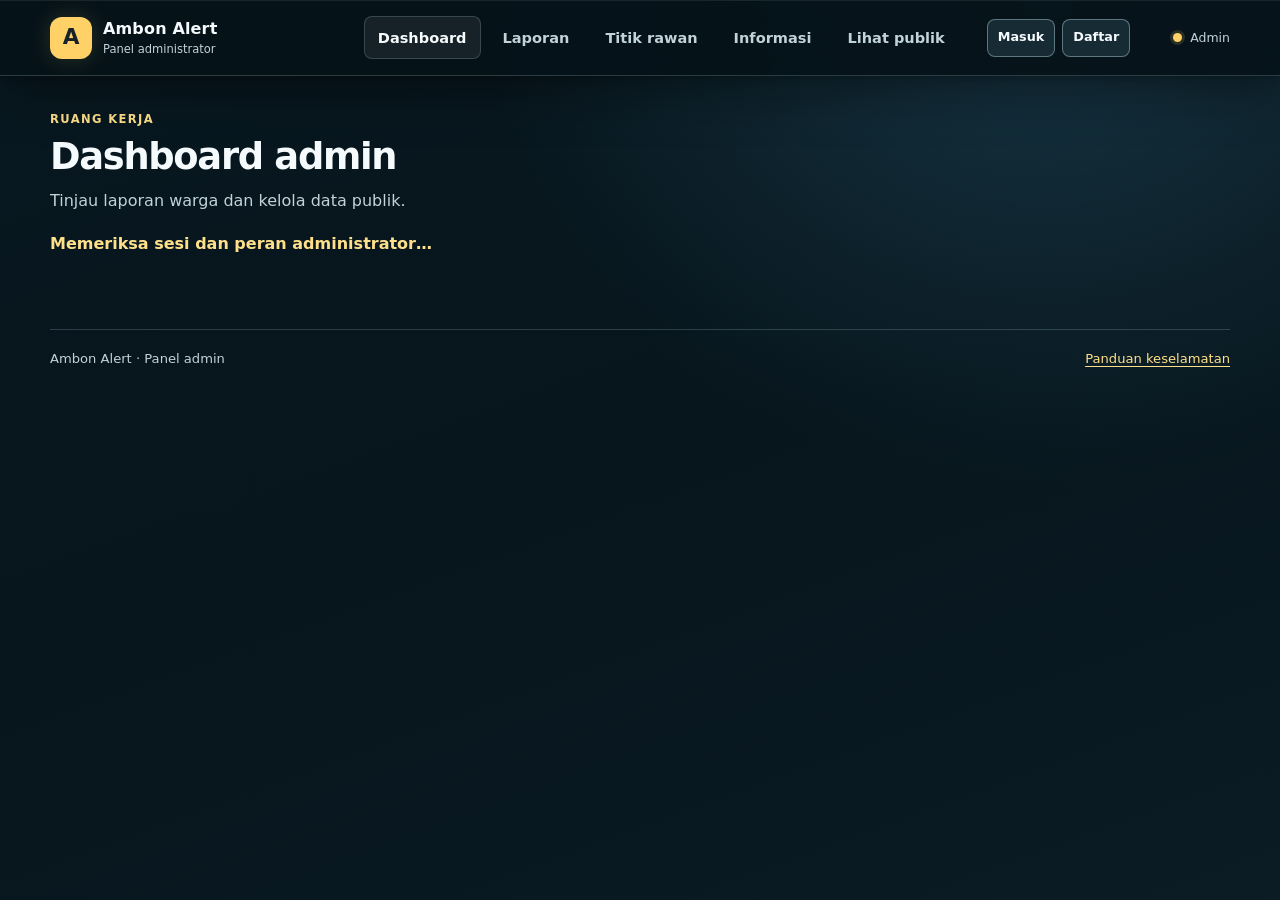
<file: admin/index.html>
<!doctype html>
<html lang="id">
<head>
  <meta charset="utf-8">
  <meta name="viewport" content="width=device-width, initial-scale=1">
  <meta name="theme-color" content="#07151c">
  <meta name="description" content="Dashboard administrator Ambon Alert.">
  <title>Dashboard Admin — Ambon Alert</title>
  <link rel="stylesheet" href="../css/style.css">
</head>
<body data-home-url="../index.html">
  <a class="skip-link" href="#main-content">Lewati ke konten utama</a>
  <header class="site-header glass">
    <a class="brand" href="index.html" aria-label="Dashboard admin Ambon Alert"><span class="brand-mark" aria-hidden="true">A</span><span class="brand-copy"><strong>Ambon Alert</strong><small>Panel administrator</small></span></a>
    <button class="menu-toggle" type="button" aria-expanded="false" aria-controls="primary-nav">Menu</button>
    <nav class="primary-nav admin-nav" id="primary-nav" aria-label="Navigasi administrator">
      <a class="nav-link is-active" href="index.html" aria-current="page">Dashboard</a>
      <a class="nav-link" href="laporan.html">Laporan</a>
      <a class="nav-link" href="titik-rawan.html">Titik rawan</a>
      <a class="nav-link" href="informasi.html">Informasi</a>
      <a class="nav-link" href="../index.html">Lihat publik</a>
    </nav>
    <div class="auth-actions" id="auth-actions">
      <a class="auth-link" href="../masuk.html" data-auth-guest>Masuk</a>
      <a class="auth-link" href="../daftar.html" data-auth-guest>Daftar</a>
      <a class="auth-link" href="../akun.html" data-auth-user hidden>Akun saya</a>
      <a class="auth-link" href="../riwayat.html" data-auth-user hidden>Riwayat</a>
      <button class="auth-link auth-logout" id="logout-button" type="button" hidden>Keluar</button>
      <span class="auth-ui-status" id="auth-ui-status" role="status" aria-live="polite"></span>
    </div>
    <span class="system-status"><span class="status-dot" aria-hidden="true"></span>Admin</span>
  </header>
  <main id="main-content" class="page-shell">
    <section class="page-heading"><div><p class="eyebrow">RUANG KERJA</p><h1>Dashboard admin</h1><p class="muted">Tinjau laporan warga dan kelola data publik.</p></div></section>
    <p class="form-feedback" id="admin-access-status" role="status" aria-live="polite">Memeriksa sesi dan peran administrator…</p>
    <div id="admin-app" hidden>
      <p class="form-feedback" id="dashboard-feedback" role="status" aria-live="polite">Memuat ringkasan…</p>
      <section class="admin-section" aria-labelledby="status-summary-heading">
        <h2 id="status-summary-heading">Laporan per status</h2>
        <div class="admin-stats-grid">
          <article class="stat-card glass"><p>Menunggu</p><strong id="count-menunggu">—</strong></article>
          <article class="stat-card glass"><p>Terverifikasi</p><strong id="count-terverifikasi">—</strong></article>
          <article class="stat-card glass"><p>Ditolak</p><strong id="count-ditolak">—</strong></article>
        </div>
      </section>
      <section class="admin-section" aria-labelledby="type-summary-heading">
        <h2 id="type-summary-heading">Laporan per jenis</h2>
        <div class="admin-stats-grid admin-stats-grid-two">
          <article class="stat-card glass"><p>Banjir</p><strong id="count-banjir">—</strong></article>
          <article class="stat-card glass"><p>Tanah longsor</p><strong id="count-longsor">—</strong></article>
        </div>
      </section>
      <section class="admin-section" aria-labelledby="recent-heading">
        <div class="admin-section-heading"><div><h2 id="recent-heading">Laporan terbaru yang menunggu</h2><p class="muted">Periksa informasi sebelum mengubah status.</p></div><a class="button button-secondary" href="laporan.html">Kelola laporan</a></div>
        <div class="admin-record-list" id="recent-pending-list"></div>
      </section>
      <section class="admin-section" aria-labelledby="citizen-accounts-heading">
        <div class="admin-section-heading"><div><h2 id="citizen-accounts-heading">Akun warga</h2><p class="muted">Daftar akun warga yang terdaftar.</p></div></div>
        <p class="form-feedback" id="accounts-feedback" role="status" aria-live="polite">Memuat akun warga…</p>
        <div class="admin-record-list" id="citizen-accounts-list"></div>
      </section>
    </div>
  </main>
  <footer class="site-footer"><p>Ambon Alert <span aria-hidden="true">·</span> Panel admin</p><a href="../panduan.html">Panduan keselamatan</a></footer>
  <script src="../js/config.js"></script><script src="../js/ui.js"></script>
  <script type="module" src="../js/auth-ui.js"></script><script type="module" src="../js/admin/dashboard.js"></script>
</body>
</html>
</file>
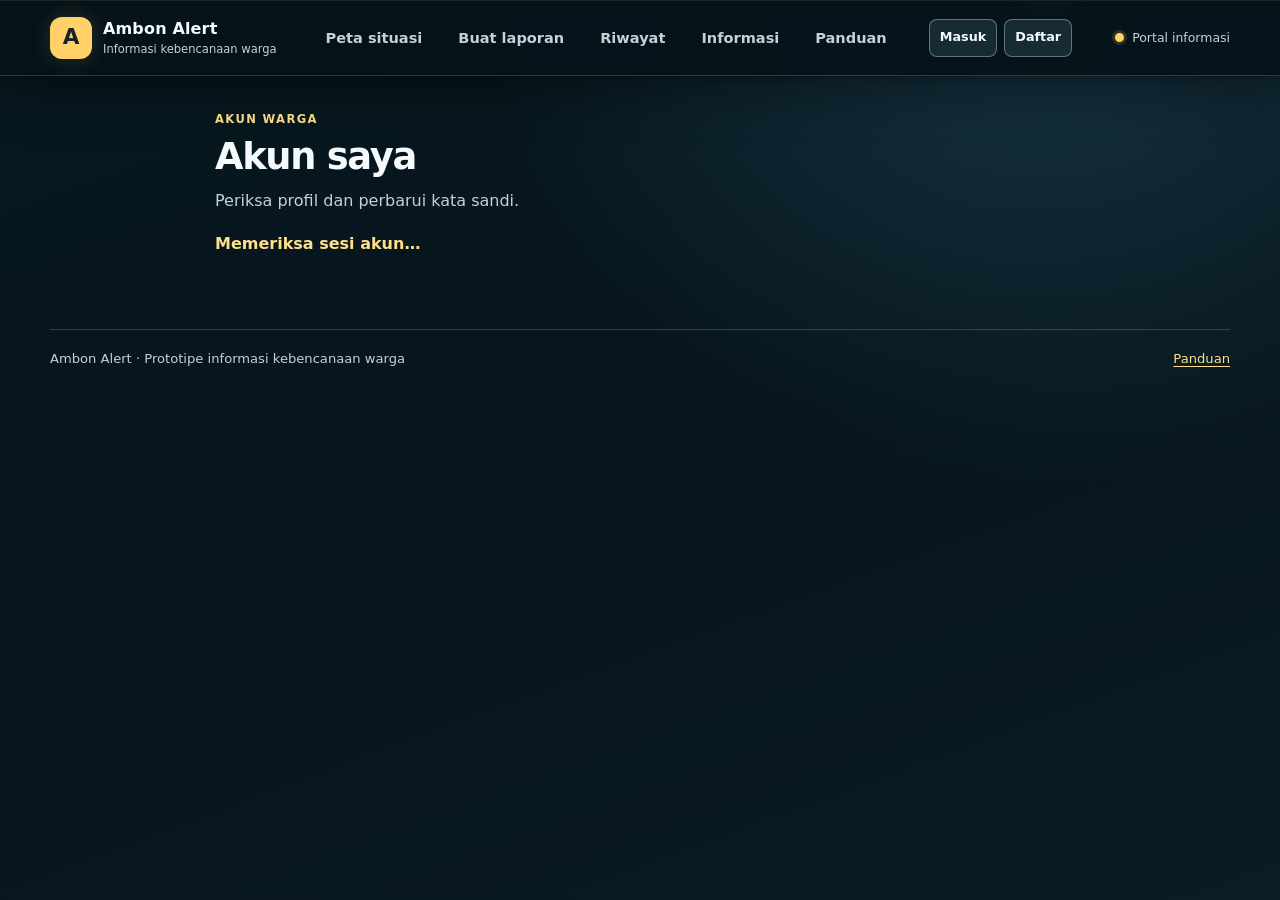
<file: akun.html>
<!doctype html>
<html lang="id">
<head>
  <meta charset="utf-8">
  <meta name="viewport" content="width=device-width, initial-scale=1">
  <meta name="theme-color" content="#07151c">
  <meta name="description" content="Informasi akun dan penggantian kata sandi Ambon Alert.">
  <title>Akun Saya — Ambon Alert</title>
  <link rel="stylesheet" href="css/style.css">
</head>
<body>
  <a class="skip-link" href="#main-content">Lewati ke konten utama</a>
  <header class="site-header glass">
    <a class="brand" href="index.html" aria-label="Ambon Alert, beranda"><span class="brand-mark" aria-hidden="true">A</span><span class="brand-copy"><strong>Ambon Alert</strong><small>Informasi kebencanaan warga</small></span></a>
    <button class="menu-toggle" type="button" aria-expanded="false" aria-controls="primary-nav">Menu</button>
    <nav class="primary-nav" id="primary-nav" aria-label="Navigasi utama">
      <a class="nav-link" href="index.html">Peta situasi</a><a class="nav-link" href="laporan.html">Buat laporan</a><a class="nav-link" href="riwayat.html">Riwayat</a><a class="nav-link" href="informasi.html">Informasi</a><a class="nav-link" href="panduan.html">Panduan</a>
    </nav>
    <div class="auth-actions" id="auth-actions">
      <a class="auth-link" href="masuk.html" data-auth-guest>Masuk</a><a class="auth-link" href="daftar.html" data-auth-guest>Daftar</a>
      <a class="auth-link" href="akun.html" data-auth-user hidden>Akun saya</a><a class="auth-link" href="riwayat.html" data-auth-user hidden>Riwayat</a>
      <button class="auth-link auth-logout" id="logout-button" type="button" hidden>Keluar</button><span class="auth-ui-status" id="auth-ui-status" role="status" aria-live="polite"></span>
    </div>
    <span class="system-status"><span class="status-dot" aria-hidden="true"></span>Portal informasi</span>
  </header>
  <main id="main-content" class="page-shell narrow-shell">
    <section class="page-heading"><div><p class="eyebrow">AKUN WARGA</p><h1>Akun saya</h1><p class="muted">Periksa profil dan perbarui kata sandi.</p></div></section>
    <p class="form-feedback" id="account-feedback" role="status" aria-live="polite">Memeriksa sesi akun…</p>
    <section class="content-card glass account-summary" id="account-summary" aria-labelledby="profile-heading" hidden>
      <h2 id="profile-heading">Profil</h2>
      <dl class="profile-list">
        <div><dt>Nama</dt><dd id="account-name">Memuat…</dd></div>
        <div><dt>Email</dt><dd id="account-email">Memuat…</dd></div>
        <div><dt>Peran</dt><dd id="account-role">Memuat…</dd></div>
      </dl>
    </section>
    <form class="form-card glass auth-form account-password-form" id="password-form" hidden>
      <h2>Ganti kata sandi</h2>
      <div class="field"><label for="new-password">Kata sandi baru <span aria-hidden="true">*</span></label><input id="new-password" name="password" type="password" minlength="8" autocomplete="new-password" required><small>Minimal 8 karakter.</small></div>
      <div class="field"><label for="confirm-password">Konfirmasi kata sandi <span aria-hidden="true">*</span></label><input id="confirm-password" name="confirmPassword" type="password" minlength="8" autocomplete="new-password" required></div>
      <div class="form-actions"><button class="button button-primary" type="submit">Perbarui kata sandi</button></div>
    </form>
  </main>
  <footer class="site-footer"><p>Ambon Alert <span aria-hidden="true">·</span> Prototipe informasi kebencanaan warga</p><a href="panduan.html">Panduan</a></footer>
  <script src="js/config.js"></script><script src="js/ui.js"></script>
  <script type="module" src="js/auth-ui.js"></script><script type="module" src="js/account.js"></script>
</body>
</html>
</file>
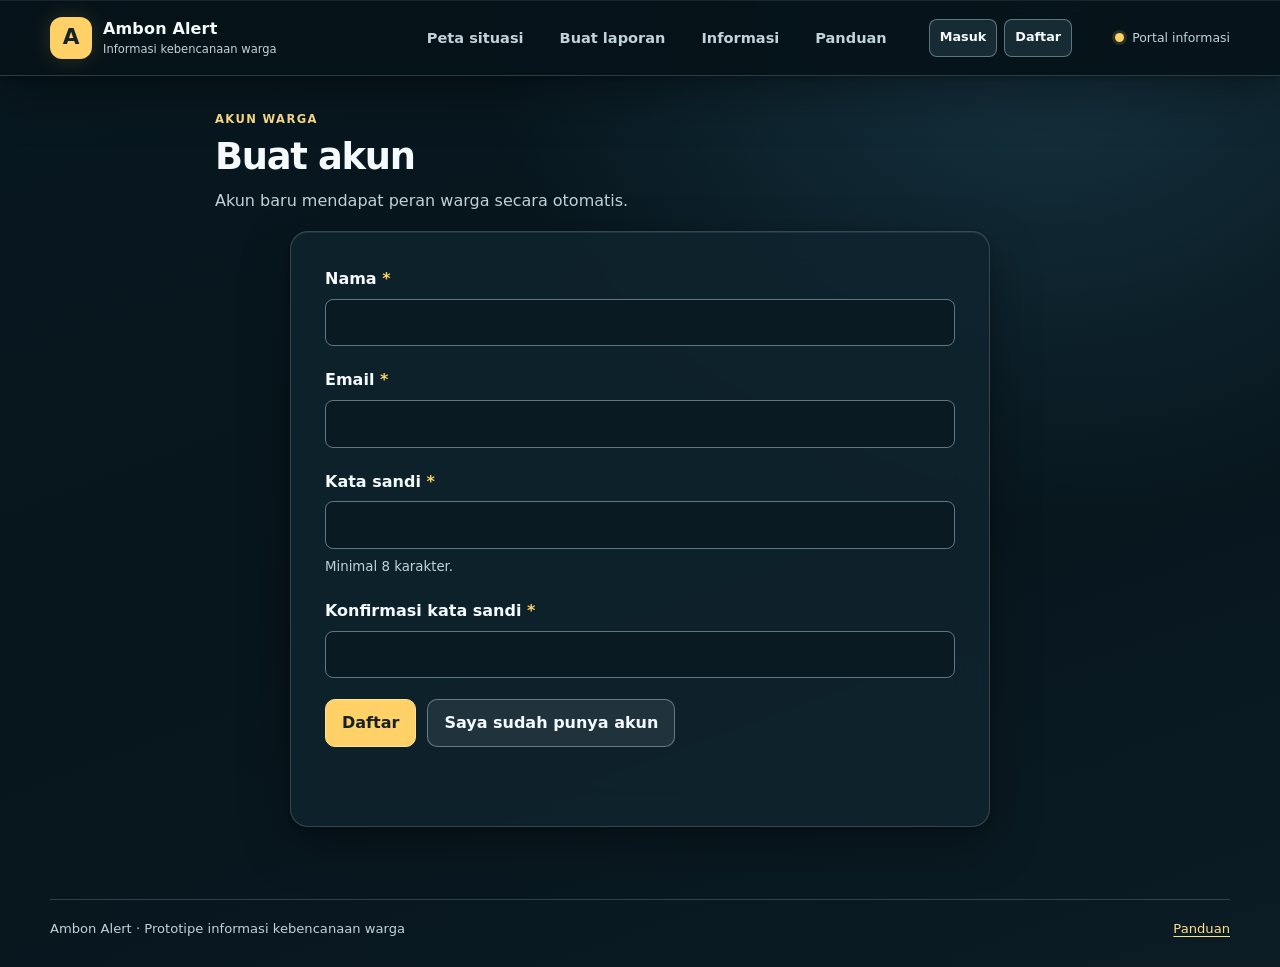
<file: daftar.html>
<!doctype html>
<html lang="id">
<head>
  <meta charset="utf-8">
  <meta name="viewport" content="width=device-width, initial-scale=1">
  <meta name="theme-color" content="#07151c">
  <meta name="description" content="Daftar akun warga Ambon Alert.">
  <title>Daftar — Ambon Alert</title>
  <link rel="stylesheet" href="css/style.css">
</head>
<body>
  <a class="skip-link" href="#main-content">Lewati ke konten utama</a>
  <header class="site-header glass">
    <a class="brand" href="index.html" aria-label="Ambon Alert, beranda"><span class="brand-mark" aria-hidden="true">A</span><span class="brand-copy"><strong>Ambon Alert</strong><small>Informasi kebencanaan warga</small></span></a>
    <button class="menu-toggle" type="button" aria-expanded="false" aria-controls="primary-nav">Menu</button>
    <nav class="primary-nav" id="primary-nav" aria-label="Navigasi utama">
      <a class="nav-link" href="index.html">Peta situasi</a><a class="nav-link" href="laporan.html">Buat laporan</a><a class="nav-link" href="informasi.html">Informasi</a><a class="nav-link" href="panduan.html">Panduan</a>
    </nav>
    <div class="auth-actions" id="auth-actions">
      <a class="auth-link" href="masuk.html" data-auth-guest>Masuk</a><a class="auth-link" href="daftar.html" data-auth-guest>Daftar</a>
      <a class="auth-link" href="akun.html" data-auth-user hidden>Akun saya</a><a class="auth-link" href="riwayat.html" data-auth-user hidden>Riwayat</a>
      <button class="auth-link auth-logout" id="logout-button" type="button" hidden>Keluar</button><span class="auth-ui-status" id="auth-ui-status" role="status" aria-live="polite"></span>
    </div>
    <span class="system-status"><span class="status-dot" aria-hidden="true"></span>Portal informasi</span>
  </header>
  <main id="main-content" class="page-shell narrow-shell">
    <section class="page-heading"><div><p class="eyebrow">AKUN WARGA</p><h1>Buat akun</h1><p class="muted">Akun baru mendapat peran warga secara otomatis.</p></div></section>
    <form class="form-card glass auth-form" id="register-form">
      <div class="field"><label for="register-name">Nama <span aria-hidden="true">*</span></label><input id="register-name" name="nama" type="text" maxlength="100" autocomplete="name" required></div>
      <div class="field"><label for="register-email">Email <span aria-hidden="true">*</span></label><input id="register-email" name="email" type="email" autocomplete="email" required></div>
      <div class="field"><label for="register-password">Kata sandi <span aria-hidden="true">*</span></label><input id="register-password" name="password" type="password" minlength="8" autocomplete="new-password" required><small>Minimal 8 karakter.</small></div>
      <div class="field"><label for="register-confirm">Konfirmasi kata sandi <span aria-hidden="true">*</span></label><input id="register-confirm" name="confirmPassword" type="password" minlength="8" autocomplete="new-password" required></div>
      <div class="form-actions"><button class="button button-primary" type="submit">Daftar</button><a class="button button-secondary" href="masuk.html">Saya sudah punya akun</a></div>
      <p class="form-feedback" id="auth-feedback" role="status" aria-live="polite"></p>
    </form>
  </main>
  <footer class="site-footer"><p>Ambon Alert <span aria-hidden="true">·</span> Prototipe informasi kebencanaan warga</p><a href="panduan.html">Panduan</a></footer>
  <script src="js/config.js"></script><script src="js/ui.js"></script>
  <script type="module" src="js/auth-ui.js"></script><script type="module" src="js/register.js"></script>
</body>
</html>
</file>
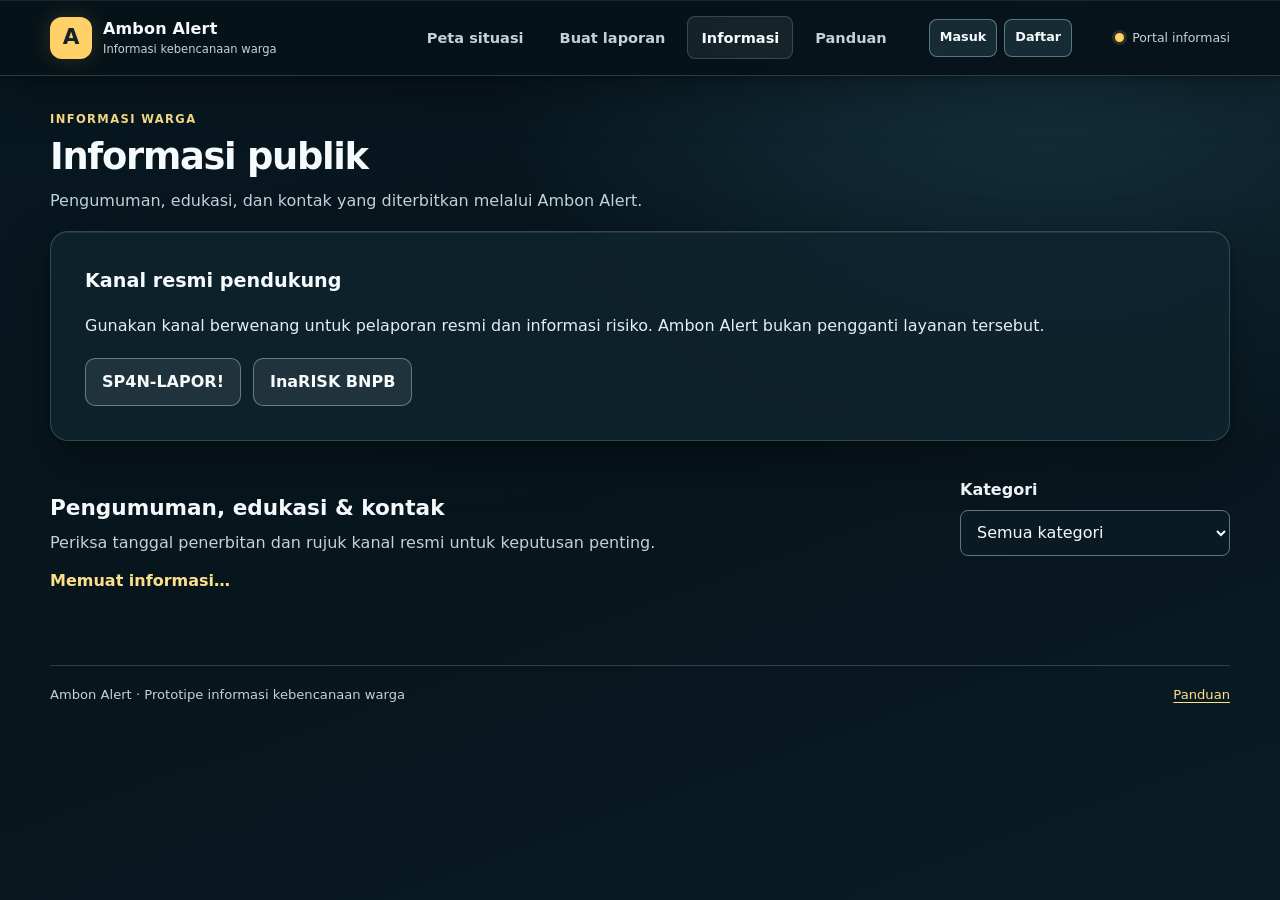
<file: informasi.html>
<!doctype html>
<html lang="id">
<head>
  <meta charset="utf-8">
  <meta name="viewport" content="width=device-width, initial-scale=1">
  <meta name="theme-color" content="#07151c">
  <meta name="description" content="Pengumuman dan informasi publik pendukung Ambon Alert.">
  <title>Informasi Publik — Ambon Alert</title>
  <link rel="stylesheet" href="css/style.css">
</head>
<body>
  <a class="skip-link" href="#main-content">Lewati ke konten utama</a>
  <header class="site-header glass">
    <a class="brand" href="index.html" aria-label="Ambon Alert, beranda"><span class="brand-mark" aria-hidden="true">A</span><span class="brand-copy"><strong>Ambon Alert</strong><small>Informasi kebencanaan warga</small></span></a>
    <button class="menu-toggle" type="button" aria-expanded="false" aria-controls="primary-nav">Menu</button>
    <nav class="primary-nav" id="primary-nav" aria-label="Navigasi utama">
      <a class="nav-link" href="index.html">Peta situasi</a>
      <a class="nav-link" href="laporan.html">Buat laporan</a>
      <a class="nav-link is-active" href="informasi.html" aria-current="page">Informasi</a>
      <a class="nav-link" href="panduan.html">Panduan</a>
    </nav>
    <div class="auth-actions" id="auth-actions">
      <a class="auth-link" href="masuk.html" data-auth-guest>Masuk</a>
      <a class="auth-link" href="daftar.html" data-auth-guest>Daftar</a>
      <a class="auth-link" href="akun.html" data-auth-user hidden>Akun saya</a>
      <a class="auth-link" href="riwayat.html" data-auth-user hidden>Riwayat</a>
      <button class="auth-link auth-logout" id="logout-button" type="button" hidden>Keluar</button>
      <span class="auth-ui-status" id="auth-ui-status" role="status" aria-live="polite"></span>
    </div>
    <span class="system-status"><span class="status-dot" aria-hidden="true"></span>Portal informasi</span>
  </header>
  <main id="main-content" class="page-shell">
    <section class="page-heading">
      <div><p class="eyebrow">INFORMASI WARGA</p><h1>Informasi publik</h1><p class="muted">Pengumuman, edukasi, dan kontak yang diterbitkan melalui Ambon Alert.</p></div>
    </section>
    <section class="content-card glass official-resources" aria-labelledby="official-resources-heading">
      <h2 id="official-resources-heading">Kanal resmi pendukung</h2>
      <p>Gunakan kanal berwenang untuk pelaporan resmi dan informasi risiko. Ambon Alert bukan pengganti layanan tersebut.</p>
      <div class="official-resource-list">
        <a class="button button-secondary" href="https://www.lapor.go.id/" target="_blank" rel="noopener noreferrer">SP4N-LAPOR!</a>
        <a class="button button-secondary" href="https://inarisk.bnpb.go.id/" target="_blank" rel="noopener noreferrer">InaRISK BNPB</a>
      </div>
    </section>
    <section class="public-information-section" aria-labelledby="information-list-heading">
      <div class="information-heading">
        <div><h2 id="information-list-heading">Pengumuman, edukasi & kontak</h2><p class="muted">Periksa tanggal penerbitan dan rujuk kanal resmi untuk keputusan penting.</p></div>
        <div class="field information-filter">
          <label for="information-category">Kategori</label>
          <select id="information-category">
            <option value="semua">Semua kategori</option>
            <option value="pengumuman">Pengumuman</option>
            <option value="edukasi">Edukasi</option>
            <option value="kontak">Kontak</option>
          </select>
        </div>
      </div>
      <p class="form-feedback" id="information-status" role="status" aria-live="polite">Memuat informasi…</p>
      <div class="information-list" id="information-list" aria-live="polite"></div>
    </section>
  </main>
  <footer class="site-footer"><p>Ambon Alert <span aria-hidden="true">·</span> Prototipe informasi kebencanaan warga</p><a href="panduan.html">Panduan</a></footer>
  <script src="js/config.js"></script>
  <script src="js/ui.js"></script>
  <script type="module" src="js/auth-ui.js"></script>
  <script type="module" src="js/informasi.js"></script>
</body>
</html>
</file>
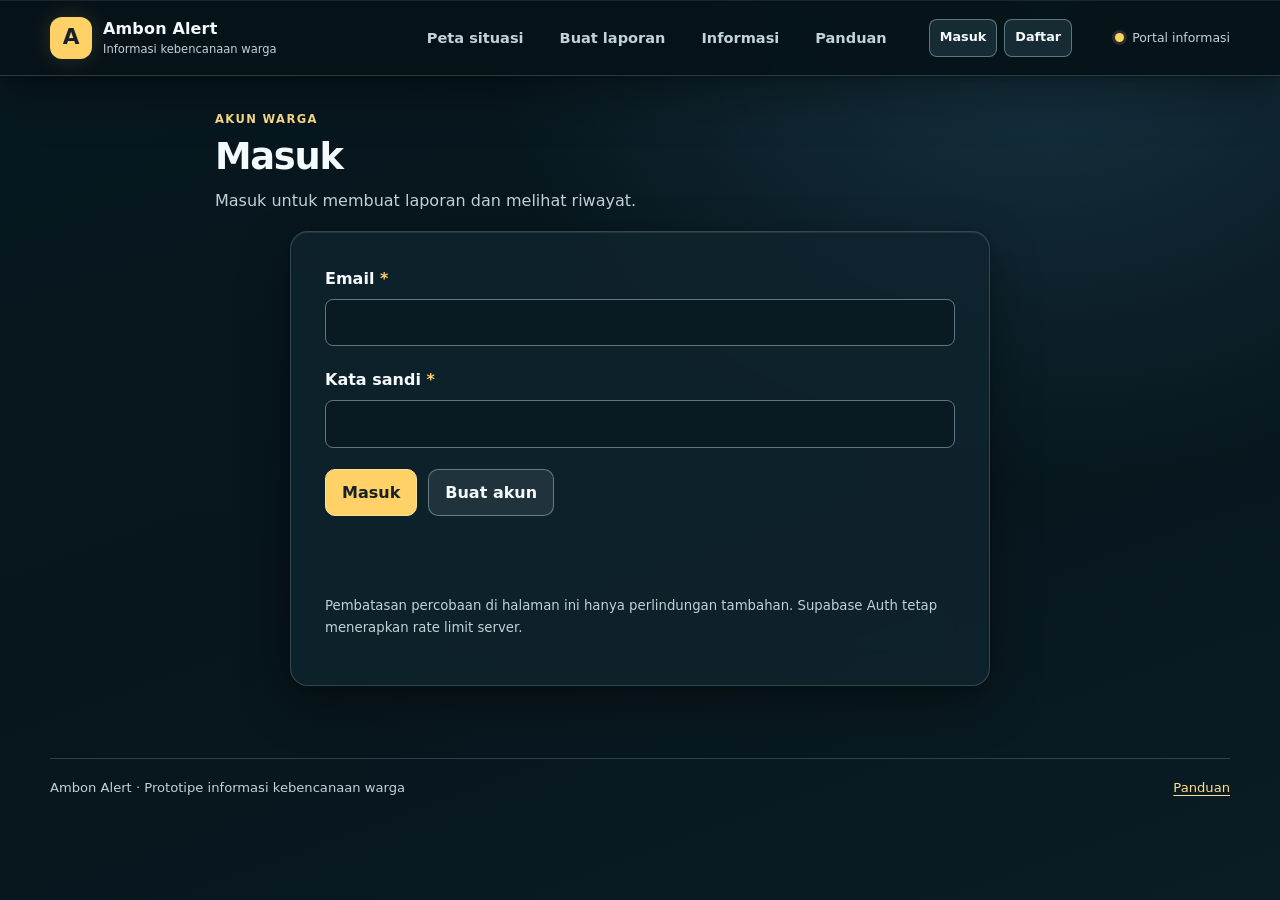
<file: masuk.html>
<!doctype html>
<html lang="id">
<head>
  <meta charset="utf-8">
  <meta name="viewport" content="width=device-width, initial-scale=1">
  <meta name="theme-color" content="#07151c">
  <meta name="description" content="Masuk ke akun warga Ambon Alert.">
  <title>Masuk — Ambon Alert</title>
  <link rel="stylesheet" href="css/style.css">
</head>
<body>
  <a class="skip-link" href="#main-content">Lewati ke konten utama</a>
  <header class="site-header glass">
    <a class="brand" href="index.html" aria-label="Ambon Alert, beranda"><span class="brand-mark" aria-hidden="true">A</span><span class="brand-copy"><strong>Ambon Alert</strong><small>Informasi kebencanaan warga</small></span></a>
    <button class="menu-toggle" type="button" aria-expanded="false" aria-controls="primary-nav">Menu</button>
    <nav class="primary-nav" id="primary-nav" aria-label="Navigasi utama">
      <a class="nav-link" href="index.html">Peta situasi</a><a class="nav-link" href="laporan.html">Buat laporan</a><a class="nav-link" href="informasi.html">Informasi</a><a class="nav-link" href="panduan.html">Panduan</a>
    </nav>
    <div class="auth-actions" id="auth-actions">
      <a class="auth-link" href="masuk.html" data-auth-guest>Masuk</a><a class="auth-link" href="daftar.html" data-auth-guest>Daftar</a>
      <a class="auth-link" href="akun.html" data-auth-user hidden>Akun saya</a><a class="auth-link" href="riwayat.html" data-auth-user hidden>Riwayat</a>
      <button class="auth-link auth-logout" id="logout-button" type="button" hidden>Keluar</button><span class="auth-ui-status" id="auth-ui-status" role="status" aria-live="polite"></span>
    </div>
    <span class="system-status"><span class="status-dot" aria-hidden="true"></span>Portal informasi</span>
  </header>
  <main id="main-content" class="page-shell narrow-shell">
    <section class="page-heading"><div><p class="eyebrow">AKUN WARGA</p><h1>Masuk</h1><p class="muted">Masuk untuk membuat laporan dan melihat riwayat.</p></div></section>
    <form class="form-card glass auth-form" id="login-form">
      <div class="field"><label for="login-email">Email <span aria-hidden="true">*</span></label><input id="login-email" name="email" type="email" autocomplete="username" required></div>
      <div class="field"><label for="login-password">Kata sandi <span aria-hidden="true">*</span></label><input id="login-password" name="password" type="password" autocomplete="current-password" required></div>
      <div class="form-actions"><button class="button button-primary" type="submit">Masuk</button><a class="button button-secondary" href="daftar.html">Buat akun</a></div>
      <p class="form-feedback" id="auth-feedback" role="status" aria-live="polite"></p>
      <p class="muted small">Pembatasan percobaan di halaman ini hanya perlindungan tambahan. Supabase Auth tetap menerapkan rate limit server.</p>
    </form>
  </main>
  <footer class="site-footer"><p>Ambon Alert <span aria-hidden="true">·</span> Prototipe informasi kebencanaan warga</p><a href="panduan.html">Panduan</a></footer>
  <script src="js/config.js"></script><script src="js/ui.js"></script>
  <script type="module" src="js/auth-ui.js"></script><script type="module" src="js/login.js"></script>
</body>
</html>
</file>
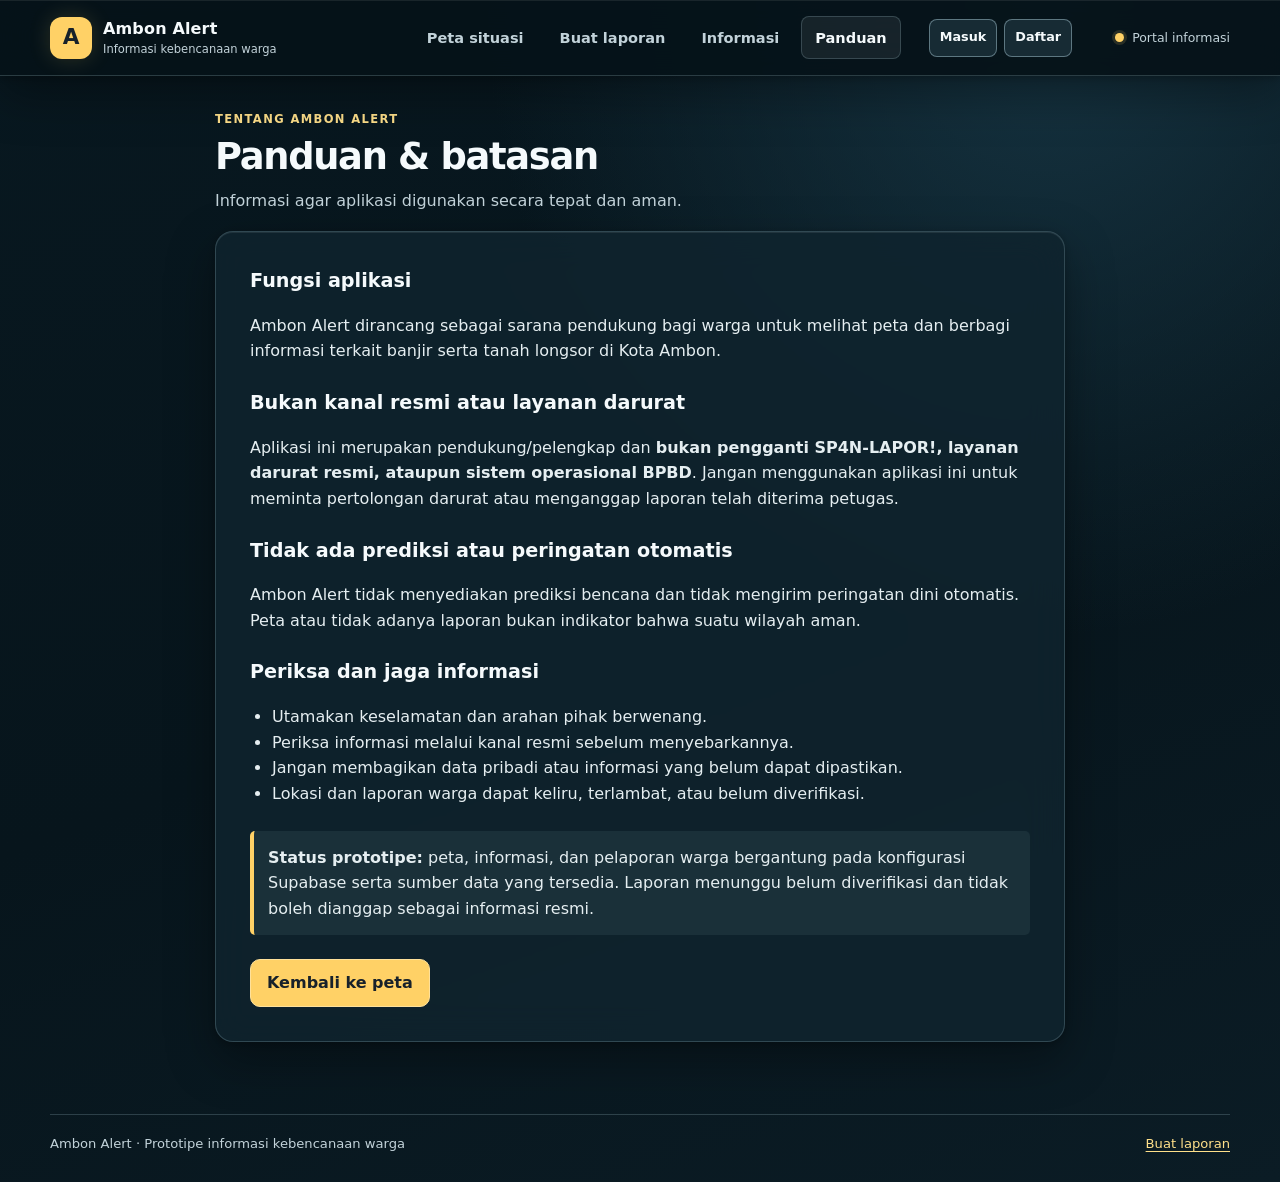
<file: panduan.html>
<!doctype html>
<html lang="id">
<head>
  <meta charset="utf-8">
  <meta name="viewport" content="width=device-width, initial-scale=1">
  <meta name="theme-color" content="#07151c">
  <meta name="description" content="Panduan penggunaan dan batasan Ambon Alert.">
  <title>Panduan — Ambon Alert</title>
  <link rel="stylesheet" href="css/style.css">
</head>
<body>
  <a class="skip-link" href="#main-content">Lewati ke konten utama</a>
  <header class="site-header glass">
    <a class="brand" href="index.html" aria-label="Ambon Alert, beranda"><span class="brand-mark" aria-hidden="true">A</span><span class="brand-copy"><strong>Ambon Alert</strong><small>Informasi kebencanaan warga</small></span></a>
    <button class="menu-toggle" type="button" aria-expanded="false" aria-controls="primary-nav">Menu</button>
    <nav class="primary-nav" id="primary-nav" aria-label="Navigasi utama">
      <a class="nav-link" href="index.html">Peta situasi</a>
      <a class="nav-link" href="laporan.html">Buat laporan</a>
      <a class="nav-link" href="informasi.html">Informasi</a>
      <a class="nav-link is-active" href="panduan.html" aria-current="page">Panduan</a>
    </nav>
    <div class="auth-actions" id="auth-actions">
      <a class="auth-link" href="masuk.html" data-auth-guest>Masuk</a>
      <a class="auth-link" href="daftar.html" data-auth-guest>Daftar</a>
      <a class="auth-link" href="akun.html" data-auth-user hidden>Akun saya</a>
      <a class="auth-link" href="riwayat.html" data-auth-user hidden>Riwayat</a>
      <button class="auth-link auth-logout" id="logout-button" type="button" hidden>Keluar</button>
      <span class="auth-ui-status" id="auth-ui-status" role="status" aria-live="polite"></span>
    </div>
    <span class="system-status"><span class="status-dot" aria-hidden="true"></span>Portal informasi</span>
  </header>
  <main id="main-content" class="page-shell narrow-shell">
    <section class="page-heading">
      <div><p class="eyebrow">TENTANG AMBON ALERT</p><h1>Panduan & batasan</h1><p class="muted">Informasi agar aplikasi digunakan secara tepat dan aman.</p></div>
    </section>
    <section class="content-card glass">
      <h2>Fungsi aplikasi</h2>
      <p>Ambon Alert dirancang sebagai sarana pendukung bagi warga untuk melihat peta dan berbagi informasi terkait banjir serta tanah longsor di Kota Ambon.</p>
      <h2>Bukan kanal resmi atau layanan darurat</h2>
      <p>Aplikasi ini merupakan pendukung/pelengkap dan <strong>bukan pengganti SP4N-LAPOR!, layanan darurat resmi, ataupun sistem operasional BPBD</strong>. Jangan menggunakan aplikasi ini untuk meminta pertolongan darurat atau menganggap laporan telah diterima petugas.</p>
      <h2>Tidak ada prediksi atau peringatan otomatis</h2>
      <p>Ambon Alert tidak menyediakan prediksi bencana dan tidak mengirim peringatan dini otomatis. Peta atau tidak adanya laporan bukan indikator bahwa suatu wilayah aman.</p>
      <h2>Periksa dan jaga informasi</h2>
      <ul><li>Utamakan keselamatan dan arahan pihak berwenang.</li><li>Periksa informasi melalui kanal resmi sebelum menyebarkannya.</li><li>Jangan membagikan data pribadi atau informasi yang belum dapat dipastikan.</li><li>Lokasi dan laporan warga dapat keliru, terlambat, atau belum diverifikasi.</li></ul>
      <p class="content-callout"><strong>Status prototipe:</strong> peta, informasi, dan pelaporan warga bergantung pada konfigurasi Supabase serta sumber data yang tersedia. Laporan menunggu belum diverifikasi dan tidak boleh dianggap sebagai informasi resmi.</p>
      <a class="button button-primary" href="index.html">Kembali ke peta</a>
    </section>
  </main>
  <footer class="site-footer"><p>Ambon Alert <span aria-hidden="true">·</span> Prototipe informasi kebencanaan warga</p><a href="laporan.html">Buat laporan</a></footer>
  <script src="js/config.js"></script>
  <script src="js/ui.js"></script>
  <script type="module" src="js/auth-ui.js"></script>
</body>
</html>
</file>
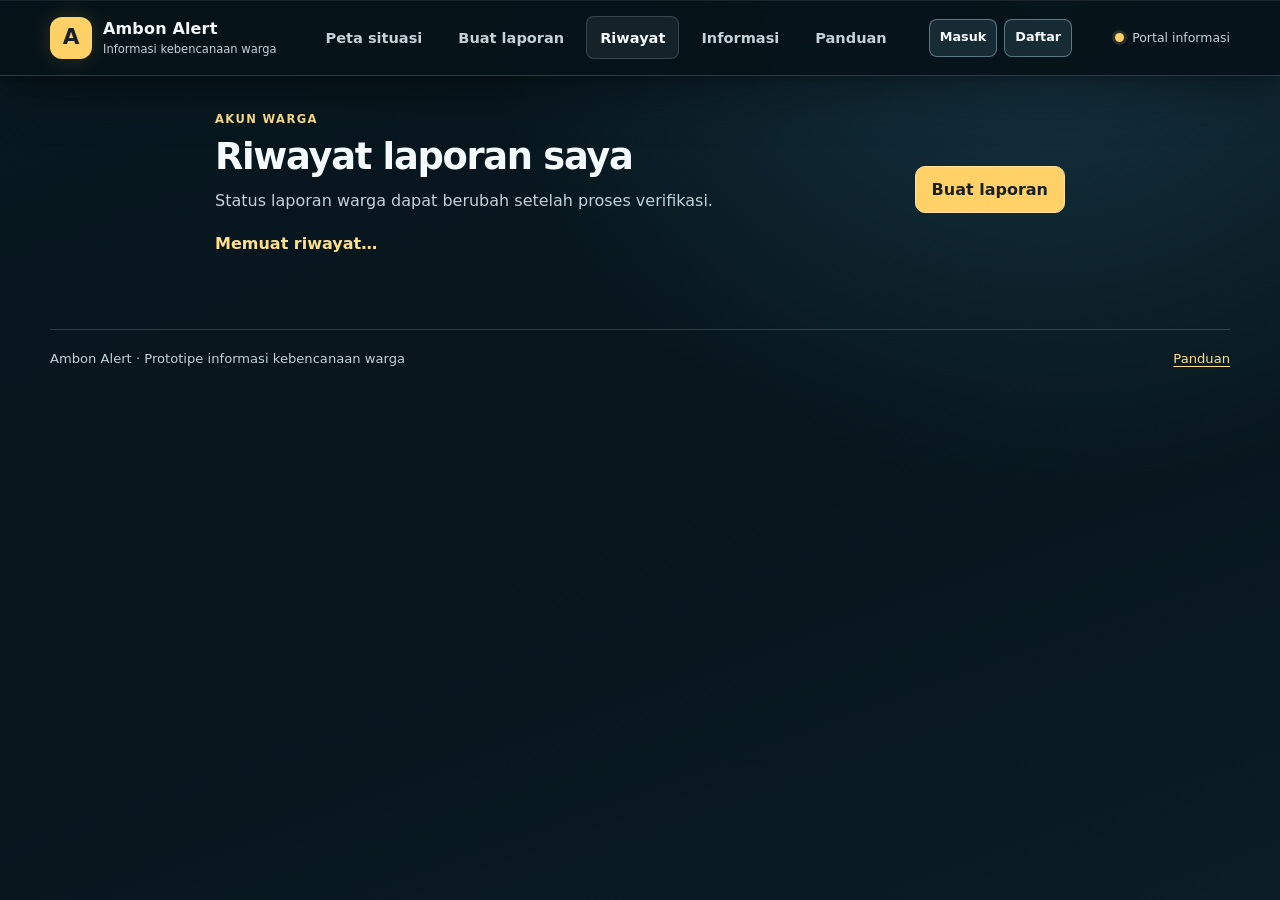
<file: riwayat.html>
<!doctype html>
<html lang="id">
<head>
  <meta charset="utf-8">
  <meta name="viewport" content="width=device-width, initial-scale=1">
  <meta name="theme-color" content="#07151c">
  <meta name="description" content="Riwayat laporan banjir dan tanah longsor yang Anda kirim ke Ambon Alert.">
  <title>Riwayat Laporan — Ambon Alert</title>
  <link rel="stylesheet" href="css/style.css">
</head>
<body>
  <a class="skip-link" href="#main-content">Lewati ke konten utama</a>
  <header class="site-header glass">
    <a class="brand" href="index.html" aria-label="Ambon Alert, beranda"><span class="brand-mark" aria-hidden="true">A</span><span class="brand-copy"><strong>Ambon Alert</strong><small>Informasi kebencanaan warga</small></span></a>
    <button class="menu-toggle" type="button" aria-expanded="false" aria-controls="primary-nav">Menu</button>
    <nav class="primary-nav" id="primary-nav" aria-label="Navigasi utama">
      <a class="nav-link" href="index.html">Peta situasi</a><a class="nav-link" href="laporan.html">Buat laporan</a><a class="nav-link is-active" href="riwayat.html" aria-current="page">Riwayat</a><a class="nav-link" href="informasi.html">Informasi</a><a class="nav-link" href="panduan.html">Panduan</a>
    </nav>
    <div class="auth-actions" id="auth-actions">
      <a class="auth-link" href="masuk.html" data-auth-guest>Masuk</a><a class="auth-link" href="daftar.html" data-auth-guest>Daftar</a>
      <a class="auth-link" href="akun.html" data-auth-user hidden>Akun saya</a><a class="auth-link" href="riwayat.html" data-auth-user hidden>Riwayat</a>
      <button class="auth-link auth-logout" id="logout-button" type="button" hidden>Keluar</button><span class="auth-ui-status" id="auth-ui-status" role="status" aria-live="polite"></span>
    </div>
    <span class="system-status"><span class="status-dot" aria-hidden="true"></span>Portal informasi</span>
  </header>
  <main id="main-content" class="page-shell narrow-shell">
    <section class="page-heading">
      <div><p class="eyebrow">AKUN WARGA</p><h1>Riwayat laporan saya</h1><p class="muted">Status laporan warga dapat berubah setelah proses verifikasi.</p></div>
      <a class="button button-primary" href="laporan.html">Buat laporan</a>
    </section>
    <p class="form-feedback" id="history-feedback" role="status" aria-live="polite">Memuat riwayat…</p>
    <section class="history-list" id="report-history" aria-live="polite" aria-label="Daftar laporan saya"></section>
  </main>
  <footer class="site-footer"><p>Ambon Alert <span aria-hidden="true">·</span> Prototipe informasi kebencanaan warga</p><a href="panduan.html">Panduan</a></footer>
  <script src="js/config.js"></script><script src="js/ui.js"></script>
  <script type="module" src="js/auth-ui.js"></script><script type="module" src="js/history.js"></script>
</body>
</html>
</file>
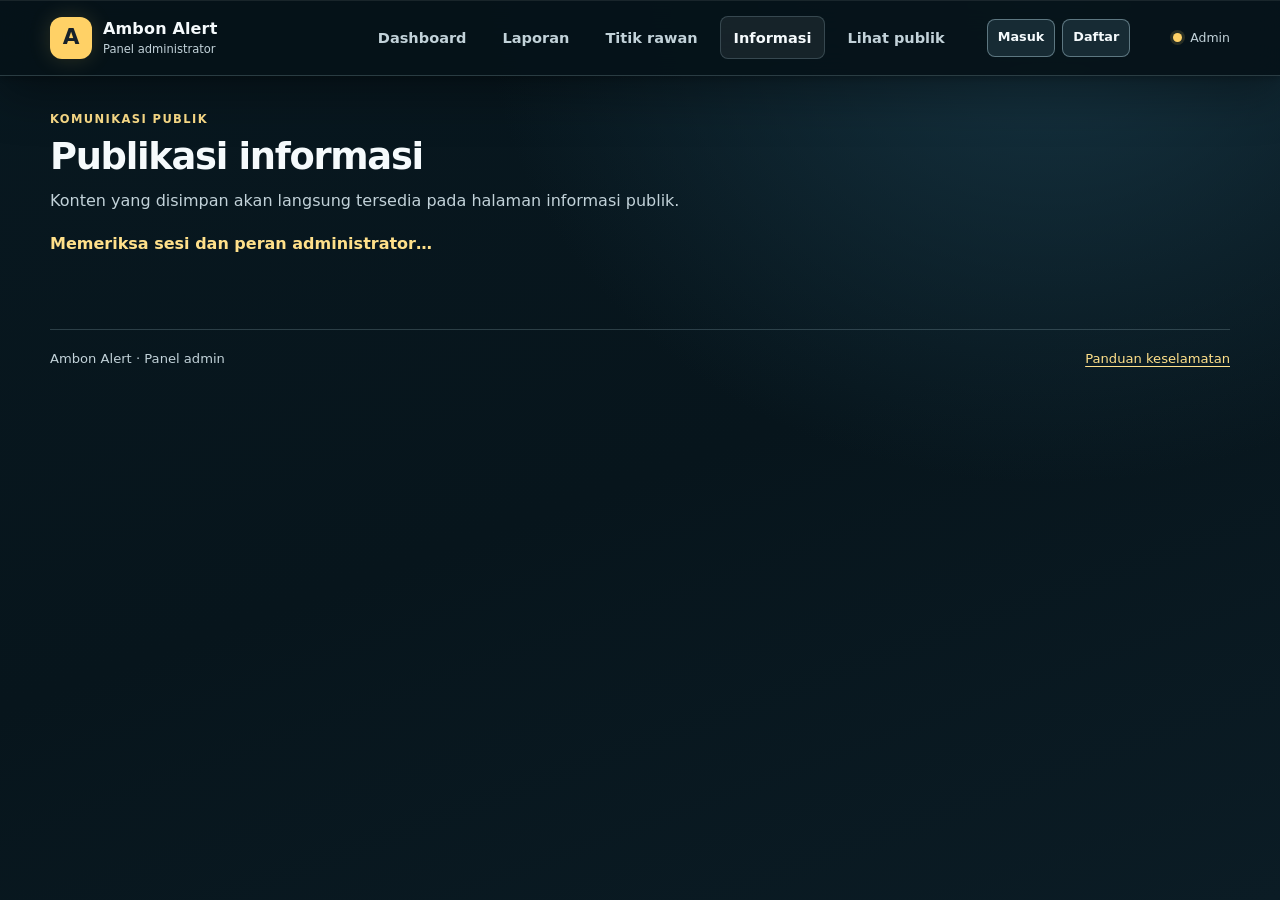
<file: admin/informasi.html>
<!doctype html>
<html lang="id">
<head>
  <meta charset="utf-8"><meta name="viewport" content="width=device-width, initial-scale=1">
  <meta name="theme-color" content="#07151c"><meta name="description" content="Publikasikan informasi resmi pendukung Ambon Alert.">
  <title>Publikasi Informasi — Ambon Alert</title><link rel="stylesheet" href="../css/style.css">
</head>
<body data-home-url="../index.html">
  <a class="skip-link" href="#main-content">Lewati ke konten utama</a>
  <header class="site-header glass">
    <a class="brand" href="index.html"><span class="brand-mark" aria-hidden="true">A</span><span class="brand-copy"><strong>Ambon Alert</strong><small>Panel administrator</small></span></a>
    <button class="menu-toggle" type="button" aria-expanded="false" aria-controls="primary-nav">Menu</button>
    <nav class="primary-nav admin-nav" id="primary-nav" aria-label="Navigasi administrator">
      <a class="nav-link" href="index.html">Dashboard</a><a class="nav-link" href="laporan.html">Laporan</a><a class="nav-link" href="titik-rawan.html">Titik rawan</a><a class="nav-link is-active" href="informasi.html" aria-current="page">Informasi</a><a class="nav-link" href="../index.html">Lihat publik</a>
    </nav>
    <div class="auth-actions" id="auth-actions"><a class="auth-link" href="../masuk.html" data-auth-guest>Masuk</a><a class="auth-link" href="../daftar.html" data-auth-guest>Daftar</a><a class="auth-link" href="../akun.html" data-auth-user hidden>Akun saya</a><a class="auth-link" href="../riwayat.html" data-auth-user hidden>Riwayat</a><button class="auth-link auth-logout" id="logout-button" type="button" hidden>Keluar</button><span class="auth-ui-status" id="auth-ui-status" role="status" aria-live="polite"></span></div>
    <span class="system-status"><span class="status-dot" aria-hidden="true"></span>Admin</span>
  </header>
  <main id="main-content" class="page-shell">
    <section class="page-heading"><div><p class="eyebrow">KOMUNIKASI PUBLIK</p><h1>Publikasi informasi</h1><p class="muted">Konten yang disimpan akan langsung tersedia pada halaman informasi publik.</p></div></section>
    <p class="form-feedback" id="admin-access-status" role="status" aria-live="polite">Memeriksa sesi dan peran administrator…</p>
    <section id="admin-app" hidden>
      <p class="form-feedback" id="information-feedback" role="status" aria-live="polite"></p>
      <form class="form-card glass admin-form" id="information-form">
        <h2 id="information-form-heading">Tambah informasi</h2><input type="hidden" name="id">
        <div class="field"><label for="information-title">Judul <span aria-hidden="true">*</span></label><input id="information-title" name="judul" maxlength="200" required></div>
        <div class="field"><label for="information-category">Kategori <span aria-hidden="true">*</span></label><select id="information-category" name="kategori" required><option value="pengumuman">Pengumuman</option><option value="edukasi">Edukasi</option><option value="kontak">Kontak</option></select></div>
        <div class="field"><label for="information-content">Isi <span aria-hidden="true">*</span></label><textarea id="information-content" name="isi" minlength="5" required></textarea><small>Minimal 5 karakter.</small></div>
        <div class="form-actions"><button class="button button-primary" type="submit" id="save-information">Terbitkan informasi</button><button class="button button-secondary" type="button" id="cancel-information-edit" hidden>Batal ubah</button></div>
      </form>
      <section class="admin-section" aria-labelledby="information-list-heading"><div class="admin-section-heading"><div><h2 id="information-list-heading">Informasi terbit</h2></div></div><div class="admin-record-list" id="information-list"></div></section>
    </section>
  </main>
  <footer class="site-footer"><p>Ambon Alert <span aria-hidden="true">·</span> Panel admin</p><a href="../panduan.html">Panduan keselamatan</a></footer>
  <script src="../js/config.js"></script><script src="../js/ui.js"></script><script type="module" src="../js/auth-ui.js"></script><script type="module" src="../js/admin/information.js"></script>
</body>
</html>
</file>
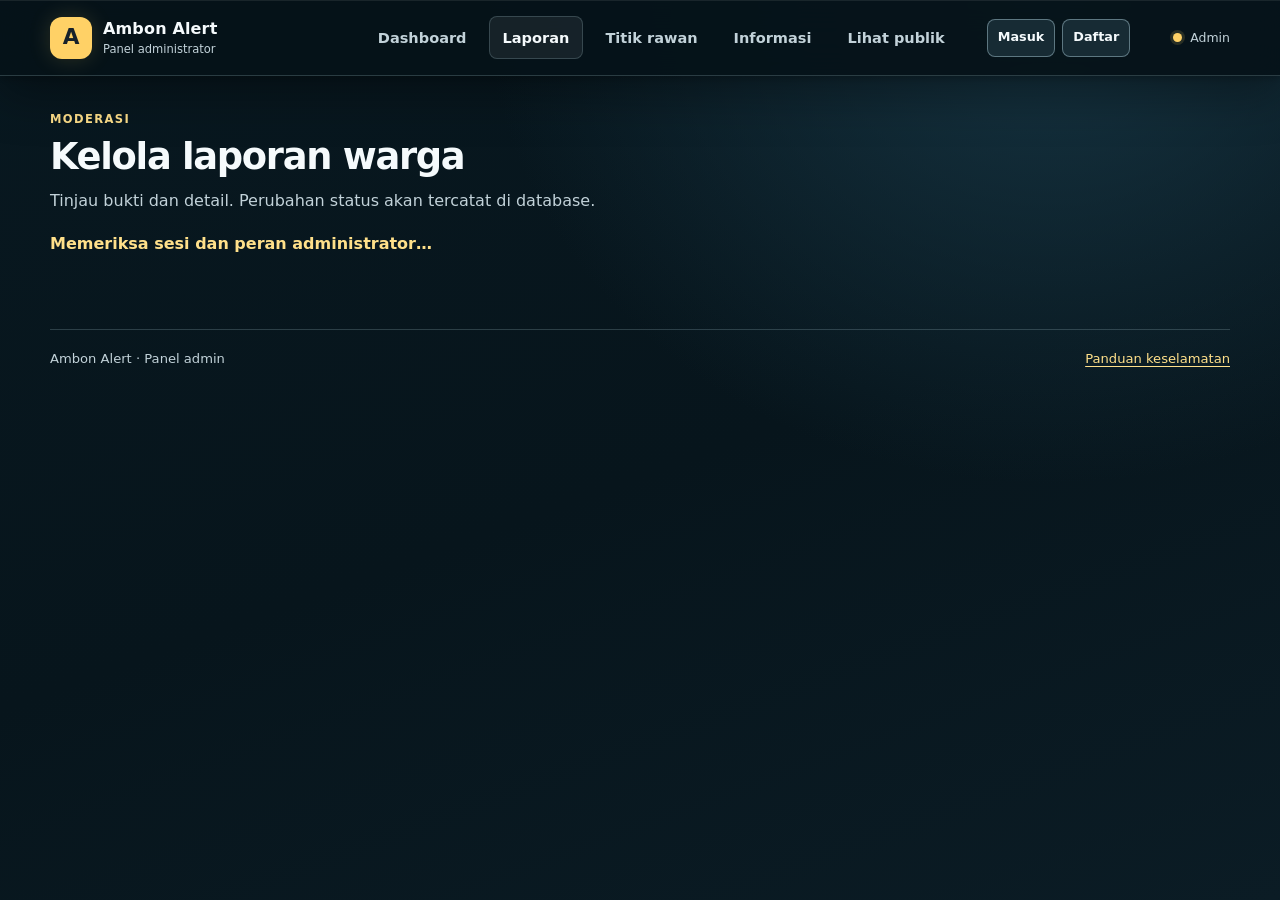
<file: admin/laporan.html>
<!doctype html>
<html lang="id">
<head>
  <meta charset="utf-8"><meta name="viewport" content="width=device-width, initial-scale=1">
  <meta name="theme-color" content="#07151c"><meta name="description" content="Moderasi laporan warga Ambon Alert.">
  <title>Kelola Laporan — Ambon Alert</title><link rel="stylesheet" href="../css/style.css">
</head>
<body data-home-url="../index.html">
  <a class="skip-link" href="#main-content">Lewati ke konten utama</a>
  <header class="site-header glass">
    <a class="brand" href="index.html"><span class="brand-mark" aria-hidden="true">A</span><span class="brand-copy"><strong>Ambon Alert</strong><small>Panel administrator</small></span></a>
    <button class="menu-toggle" type="button" aria-expanded="false" aria-controls="primary-nav">Menu</button>
    <nav class="primary-nav admin-nav" id="primary-nav" aria-label="Navigasi administrator">
      <a class="nav-link" href="index.html">Dashboard</a><a class="nav-link is-active" href="laporan.html" aria-current="page">Laporan</a>
      <a class="nav-link" href="titik-rawan.html">Titik rawan</a><a class="nav-link" href="informasi.html">Informasi</a><a class="nav-link" href="../index.html">Lihat publik</a>
    </nav>
    <div class="auth-actions" id="auth-actions"><a class="auth-link" href="../masuk.html" data-auth-guest>Masuk</a><a class="auth-link" href="../daftar.html" data-auth-guest>Daftar</a><a class="auth-link" href="../akun.html" data-auth-user hidden>Akun saya</a><a class="auth-link" href="../riwayat.html" data-auth-user hidden>Riwayat</a><button class="auth-link auth-logout" id="logout-button" type="button" hidden>Keluar</button><span class="auth-ui-status" id="auth-ui-status" role="status" aria-live="polite"></span></div>
    <span class="system-status"><span class="status-dot" aria-hidden="true"></span>Admin</span>
  </header>
  <main id="main-content" class="page-shell">
    <section class="page-heading"><div><p class="eyebrow">MODERASI</p><h1>Kelola laporan warga</h1><p class="muted">Tinjau bukti dan detail. Perubahan status akan tercatat di database.</p></div></section>
    <p class="form-feedback" id="admin-access-status" role="status" aria-live="polite">Memeriksa sesi dan peran administrator…</p>
    <section id="admin-app" hidden>
      <p class="form-feedback" id="reports-feedback" role="status" aria-live="polite"></p>
      <div class="admin-filter-bar glass">
        <div class="field"><label for="filter-status">Status</label><select id="filter-status"><option value="semua">Semua status</option><option value="menunggu">Menunggu</option><option value="terverifikasi">Terverifikasi</option><option value="ditolak">Ditolak</option></select></div>
        <div class="field"><label for="filter-type">Jenis</label><select id="filter-type"><option value="semua">Semua jenis</option><option value="banjir">Banjir</option><option value="longsor">Tanah longsor</option></select></div>
      </div>
      <div class="admin-record-list" id="reports-list"></div>
    </section>
  </main>
  <dialog class="admin-dialog glass" id="reject-dialog" aria-labelledby="reject-heading">
    <form id="reject-form" class="form-card">
      <h2 id="reject-heading">Tolak laporan</h2><p class="muted">Alasan akan terlihat oleh pelapor. Isi alasan yang jelas dan maksimal 255 karakter.</p>
      <div class="field"><label for="rejection-reason">Alasan penolakan <span aria-hidden="true">*</span></label><textarea id="rejection-reason" name="alasan_penolakan" maxlength="255" minlength="1" required></textarea><small id="reason-count">0/255 karakter</small></div>
      <p class="form-feedback" id="reject-feedback" role="status" aria-live="polite"></p>
      <div class="form-actions"><button class="button button-primary" type="submit">Simpan penolakan</button><button class="button button-secondary" id="cancel-reject" type="button">Batal</button></div>
    </form>
  </dialog>
  <footer class="site-footer"><p>Ambon Alert <span aria-hidden="true">·</span> Panel admin</p><a href="../panduan.html">Panduan keselamatan</a></footer>
  <script src="../js/config.js"></script><script src="../js/ui.js"></script><script type="module" src="../js/auth-ui.js"></script><script type="module" src="../js/admin/reports.js"></script>
</body>
</html>
</file>
<file: css/style.css>
:root {
  color-scheme: dark;
  --color-bg: #07151c;
  --color-bg-soft: #0c202a;
  --color-surface: rgba(15, 36, 46, 0.88);
  --color-surface-strong: #102a36;
  --color-border: rgba(191, 224, 235, 0.2);
  --color-border-bright: rgba(191, 224, 235, 0.42);
  --color-text: #f5fafc;
  --color-muted: #c2d2d9;
  --color-accent: #ffd166;
  --color-accent-ink: #17212a;
  --color-danger: #ff7777;
  --color-focus: #ffe08a;
  --shadow-glass: 0 18px 48px rgba(0, 0, 0, 0.34), 0 2px 8px rgba(0, 0, 0, 0.24), inset 0 1px 0 rgba(255, 255, 255, 0.08);
  --radius-card: 18px;
  --radius-control: 10px;
  --content-width: 1180px;
  font-family: Inter, ui-sans-serif, system-ui, -apple-system, BlinkMacSystemFont, "Segoe UI", sans-serif;
}

* { box-sizing: border-box; }
[hidden] { display: none !important; }
html { min-width: 320px; background: var(--color-bg); scroll-behavior: smooth; }
body {
  min-height: 100vh;
  margin: 0;
  color: var(--color-text);
  background: radial-gradient(ellipse at 82% 0%, #163442 0, transparent 38%), linear-gradient(160deg, #081820 0%, var(--color-bg) 52%, #0b1c25 100%);
  font-size: 16px;
  line-height: 1.6;
}
a { color: #ffe08a; text-underline-offset: 0.2em; }
a:hover { color: #fff0bf; }
button, input, select, textarea { font: inherit; }
button, a, input, select, textarea { -webkit-tap-highlight-color: transparent; }
:focus-visible { outline: 3px solid var(--color-focus); outline-offset: 3px; }
.skip-link { position: absolute; z-index: 20; top: 8px; left: 8px; padding: 10px 14px; color: #111; background: #ffe08a; border-radius: 6px; transform: translateY(-150%); }
.skip-link:focus { transform: translateY(0); }
.glass {
  background: var(--color-surface);
  border: 1px solid var(--color-border);
  box-shadow: var(--shadow-glass);
  backdrop-filter: blur(18px);
  -webkit-backdrop-filter: blur(18px);
}
.site-header { position: sticky; z-index: 10; top: 0; display: flex; align-items: center; gap: 28px; min-height: 76px; padding: 12px max(24px, calc((100vw - var(--content-width)) / 2)); border-width: 0 0 1px; border-radius: 0; background: rgba(6, 19, 25, 0.94); }
.brand { display: inline-flex; flex: 0 0 auto; align-items: center; gap: 11px; color: var(--color-text); text-decoration: none; }
.brand-mark { display: grid; width: 42px; height: 42px; place-items: center; color: var(--color-accent-ink); background: var(--color-accent); border-radius: 12px; font-size: 1.35rem; font-weight: 900; box-shadow: 0 0 22px rgba(255, 209, 102, 0.16); }
.brand-copy { display: grid; line-height: 1.25; }
.brand-copy strong { font-size: 1rem; letter-spacing: 0.01em; }
.brand-copy small { margin-top: 3px; color: var(--color-muted); font-size: 0.72rem; }
.primary-nav { display: flex; align-items: center; gap: 8px; margin-left: auto; }
.auth-actions { display: flex; align-items: center; gap: 7px; }
.auth-link { display: inline-flex; min-height: 38px; align-items: center; justify-content: center; padding: 7px 10px; color: var(--color-text); background: #172b34; border: 1px solid var(--color-border-bright); border-radius: 8px; font-size: 0.8rem; font-weight: 750; text-decoration: none; cursor: pointer; }
.auth-link:hover { color: #fff; background: #29434f; }
.auth-logout { color: #ffe08a; }
.auth-ui-status { max-width: 190px; color: var(--color-muted); font-size: 0.72rem; }
.nav-link { padding: 9px 13px; color: var(--color-muted); border: 1px solid transparent; border-radius: 8px; font-size: 0.91rem; font-weight: 650; text-decoration: none; }
.nav-link:hover, .nav-link.is-active { color: var(--color-text); background: rgba(255, 255, 255, 0.07); border-color: var(--color-border); }
.system-status { display: inline-flex; align-items: center; gap: 8px; margin-left: 8px; color: var(--color-muted); font-size: 0.78rem; white-space: nowrap; }
.status-dot { width: 9px; height: 9px; flex: 0 0 auto; background: #ffd166; border-radius: 50%; box-shadow: 0 0 0 3px rgba(255, 209, 102, 0.14); }
.status-dot-muted { background: #a9bac2; box-shadow: 0 0 0 3px rgba(169, 186, 194, 0.12); }
.menu-toggle { display: none; }
.page-shell { width: min(var(--content-width), calc(100% - 48px)); margin: 32px auto 72px; }
.narrow-shell { max-width: 850px; }
.emergency-notice { display: grid; grid-template-columns: 42px 1fr; gap: 14px; padding: 18px 20px; color: #fff9e8; background: #382719; border: 1px solid #bd7d2c; border-left: 5px solid var(--color-accent); border-radius: 12px; box-shadow: 0 8px 26px rgba(0, 0, 0, 0.2); }
.notice-symbol { display: grid; width: 34px; height: 34px; place-items: center; color: #21180b; background: var(--color-accent); border-radius: 50%; font-size: 1.2rem; font-weight: 900; }
.emergency-notice h1 { margin: 0 0 4px; font-size: 1.05rem; line-height: 1.4; }
.emergency-notice p { margin: 3px 0; color: #fff5dc; font-size: 0.9rem; }
.emergency-notice .notice-action { color: #ffe08a; font-weight: 750; }
.page-heading { display: flex; align-items: end; justify-content: space-between; gap: 24px; margin: 34px 0 18px; }
.page-heading h1, .page-heading h2 { margin: 0; font-size: clamp(1.75rem, 3vw, 2.3rem); line-height: 1.2; letter-spacing: -0.035em; }
.page-heading p { margin: 8px 0 0; }
.eyebrow { margin: 0 0 7px !important; color: #ffe08a; font-size: 0.72rem; font-weight: 800; letter-spacing: 0.12em; }
.muted { color: var(--color-muted); }
.small { font-size: 0.83rem; }
.button { display: inline-flex; min-height: 44px; align-items: center; justify-content: center; gap: 7px; padding: 10px 16px; border: 1px solid transparent; border-radius: var(--radius-control); font-weight: 800; text-align: center; text-decoration: none; cursor: pointer; transition: background-color 140ms ease, transform 140ms ease; }
.button:hover { transform: translateY(-1px); }
.button:disabled, .auth-link:disabled { opacity: 0.58; cursor: not-allowed; transform: none; }
.button-primary { color: var(--color-accent-ink); background: var(--color-accent); border-color: #ffe19a; }
.button-primary:hover { color: #111820; background: #ffe19a; }
.button-secondary { color: var(--color-text); background: #20333c; border-color: var(--color-border-bright); }
.button-secondary:hover { color: #fff; background: #29434f; }
.map-layout { display: grid; grid-template-columns: minmax(0, 1fr) 284px; gap: 18px; align-items: stretch; }
.map-panel, .side-panel, .form-card, .content-card { border-radius: var(--radius-card); }
.map-panel { min-width: 0; overflow: hidden; }
.map-toolbar { display: flex; min-height: 72px; align-items: center; justify-content: space-between; gap: 14px; padding: 15px 19px; }
.map-toolbar h3, .side-panel h3 { margin: 0; font-size: 1rem; }
.map-toolbar p { margin: 2px 0 0; }
.map-badge { display: inline-flex; align-items: center; gap: 8px; padding: 6px 10px; color: var(--color-text); background: #1c3039; border: 1px solid var(--color-border); border-radius: 999px; font-size: 0.76rem; font-weight: 700; white-space: nowrap; }
.map-canvas { position: relative; min-height: 460px; background: #dce5e8; }
.map-fallback { position: absolute; top: 50%; left: 50%; width: min(80%, 360px); margin: 0; padding: 13px 16px; color: #26363d; background: #fff; border-radius: 8px; text-align: center; transform: translate(-50%, -50%); }
.map-attribution { margin: 0; padding: 8px 13px; color: var(--color-muted); background: rgba(5, 15, 20, 0.64); font-size: 0.72rem; text-align: right; }
.stats-grid { display: grid; grid-template-columns: repeat(3, 1fr); gap: 14px; margin: 22px 0; }
.stat-card { min-width: 0; padding: 17px 19px; border-radius: 14px; }
.stat-card p { margin: 0 0 6px; color: var(--color-muted); font-size: 0.86rem; font-weight: 700; }
.stat-card strong { color: var(--color-accent); font-size: clamp(1.5rem, 3vw, 2rem); line-height: 1.2; }
.map-legend { padding: 17px 19px 16px; border-top: 1px solid var(--color-border); }
.map-legend h3 { margin: 0; font-size: 1rem; }
.map-legend-list { display: flex; flex-wrap: wrap; gap: 11px 20px; margin: 12px 0; padding: 0; list-style: none; color: #e5eef1; font-size: 0.82rem; }
.map-legend-list li { display: inline-flex; align-items: center; gap: 9px; }
.legend-outline { width: 14px; height: 14px; border: 2px dashed #dfeaf0; border-radius: 50%; }
.legend-diamond { display: inline-block; font-size: 1.15rem; line-height: 1; }
.hazard-low { color: #35cf85; }
.hazard-medium { color: #ff9a3d; }
.hazard-high { color: #ff5656; }
.map-public-note { margin: 14px 0 0; padding: 12px 14px; color: #fff5dc; background: #382719; border-left: 4px solid var(--color-accent); border-radius: 6px; font-size: 0.86rem; }
.hazard-diamond { display: grid; place-items: center; background: transparent; border: 0; font-size: 25px; line-height: 26px; filter: drop-shadow(0 1px 2px #07151c); }
.hazard-diamond.hazard-low { color: #35cf85; }
.hazard-diamond.hazard-medium { color: #ff9a3d; }
.hazard-diamond.hazard-high { color: #ff5656; }
.filter-field { margin-top: 14px; }
.layer-toggle { width: 100%; margin-top: 16px; }
.official-links { display: flex; align-items: center; flex-wrap: wrap; gap: 12px; margin-top: 18px; padding: 18px 20px; border-radius: 14px; }
.official-links div { flex: 1 1 260px; }
.official-links h2 { margin: 0; font-size: 1rem; }
.official-links p { margin: 3px 0 0; font-size: 0.82rem; }
.map-popup { max-width: 290px; color: #17212a; font-family: inherit; }
.map-popup h3 { margin: 0 0 8px; color: #10232c; font-size: 1rem; line-height: 1.35; }
.map-popup .status-pill { margin-bottom: 5px; }
.popup-detail { margin: 6px 0; line-height: 1.45; overflow-wrap: anywhere; }
.popup-photo-link { display: block; margin-top: 10px; font-weight: 750; }
.popup-photo { display: block; width: 100%; max-height: 180px; margin-bottom: 5px; border-radius: 7px; object-fit: cover; }
.information-filter { max-width: 310px; margin: 18px 0; }
.public-information-section { margin-top: 36px; }
.information-heading { display: flex; align-items: end; justify-content: space-between; gap: 20px; margin-bottom: 12px; }
.information-heading h2 { margin: 0; font-size: 1.35rem; }
.information-heading p { margin: 5px 0 0; }
.information-heading .information-filter { flex: 0 0 270px; margin: 0; }
.information-list { display: grid; gap: 14px; }
.information-card { padding: 20px; border-radius: 14px; }
.information-card h2 { margin: 0; font-size: 1.15rem; }
.information-card p { margin: 10px 0 0; color: #e5eef1; white-space: pre-line; }
.information-meta { display: flex; align-items: center; justify-content: space-between; gap: 12px; margin-top: 10px; color: var(--color-muted); font-size: 0.78rem; }
.category-pill { color: #ffe08a; font-weight: 800; text-transform: capitalize; }
.official-resource-list { display: flex; flex-wrap: wrap; gap: 12px; margin-top: 20px; }
.side-panel { display: flex; flex-direction: column; gap: 22px; padding: 20px; }
.legend-list { display: grid; gap: 11px; margin: 14px 0 0; padding: 0; list-style: none; color: var(--color-muted); font-size: 0.9rem; }
.legend-list li { display: flex; align-items: center; gap: 10px; }
.legend-marker { width: 12px; height: 12px; border: 2px solid #fff; border-radius: 50%; box-shadow: 0 0 0 2px rgba(0, 0, 0, 0.2); }
.marker-flood { background: #1376ce; }
.marker-landslide { background: #8b5a2b; }
.report-summary, .map-caveat { padding-top: 19px; border-top: 1px solid var(--color-border); }
.report-summary p, .map-caveat p { margin: 8px 0 0; }
.text-link { display: inline-block; margin-top: 13px; font-weight: 750; }
.site-footer { display: flex; align-items: center; justify-content: space-between; gap: 16px; width: min(var(--content-width), calc(100% - 48px)); margin: 0 auto; padding: 18px 0 28px; color: var(--color-muted); border-top: 1px solid var(--color-border); font-size: 0.82rem; }
.site-footer p { margin: 0; }
.form-card, .content-card { padding: clamp(20px, 4vw, 34px); }
.form-card { display: grid; gap: 21px; }
.form-notice { display: grid; gap: 2px; padding: 12px 14px; color: #fff5dc; background: #382719; border: 1px solid #bd7d2c; border-radius: 9px; }
.form-notice span { color: #f6e8c9; font-size: 0.86rem; }
.field { display: grid; gap: 7px; }
.field label { color: var(--color-text); font-weight: 750; }
.field label span { color: var(--color-accent); }
.field input:not([type="checkbox"]), .field select, .field textarea { width: 100%; min-height: 46px; padding: 10px 12px; color: var(--color-text); background: #091a22; border: 1px solid #607782; border-radius: 8px; }
.field select { color-scheme: dark; }
.field textarea { min-height: 130px; resize: vertical; }
.field input::placeholder, .field textarea::placeholder { color: #aabac2; opacity: 1; }
.field small { color: var(--color-muted); }
.checkbox-label { display: flex; align-items: flex-start; gap: 11px; font-size: 0.9rem; font-weight: 500 !important; }
.checkbox-label input { width: 19px; height: 19px; flex: 0 0 auto; margin: 3px 0 0; accent-color: #ffd166; }
.form-actions { display: flex; flex-wrap: wrap; gap: 11px; }
.form-feedback { min-height: 1.5em; margin: 0; color: #ffe08a; font-weight: 700; }
.form-feedback[data-state="error"] { color: #ffb3aa; }
.form-feedback[data-state="success"] { color: #a7f0c4; }
.auth-form { max-width: 700px; margin: 0 auto; }
.auth-form h2 { margin: 0; font-size: 1.25rem; }
.account-summary { margin-bottom: 18px; }
.profile-list { display: grid; gap: 12px; margin: 0; }
.profile-list div { display: grid; grid-template-columns: minmax(100px, 0.35fr) 1fr; gap: 14px; padding-bottom: 10px; border-bottom: 1px solid var(--color-border); }
.profile-list div:last-child { padding-bottom: 0; border-bottom: 0; }
.profile-list dt { color: var(--color-muted); font-weight: 700; }
.profile-list dd { margin: 0; overflow-wrap: anywhere; }
.account-password-form { margin-top: 18px; }
.history-list { display: grid; gap: 14px; }
.history-card { padding: 20px; border-radius: 14px; }
.history-card-heading { display: flex; align-items: flex-start; justify-content: space-between; gap: 16px; }
.history-card h2 { margin: 0; font-size: 1.08rem; }
.history-card p { margin: 8px 0 0; }
.status-pill { display: inline-flex; flex: 0 0 auto; align-items: center; padding: 4px 10px; border: 1px solid currentColor; border-radius: 999px; font-size: 0.76rem; font-weight: 800; text-transform: capitalize; }
.status-menunggu { color: #ffe08a; background: #382719; }
.status-terverifikasi { color: #a7f0c4; background: #123226; }
.status-ditolak { color: #ffb3aa; background: #3a2020; }
.rejection-reason { padding: 10px 12px; color: #ffe4df; background: #3a2020; border-left: 3px solid var(--color-danger); border-radius: 4px; }
.empty-state { padding: 20px; color: var(--color-muted); background: var(--color-surface); border: 1px solid var(--color-border); border-radius: 12px; }
.location-fieldset { display: grid; gap: 12px; min-width: 0; margin: 0; padding: 18px; border: 1px solid var(--color-border-bright); border-radius: 12px; }
.location-fieldset legend { padding: 0 7px; font-weight: 800; }
.location-fieldset > p { margin: 0; }
.map-picker-actions { display: flex; align-items: center; flex-wrap: wrap; gap: 10px; }
.map-picker { min-height: 360px; border: 1px solid var(--color-border-bright); border-radius: 10px; overflow: hidden; }
.coordinate-grid { display: grid; grid-template-columns: 1fr 1fr; gap: 14px; }
.location-warning { margin: 0; padding: 10px 12px; color: #fff4d8; background: #382719; border-left: 4px solid var(--color-accent); border-radius: 5px; font-weight: 650; }
.outside-confirm { padding: 10px 12px; background: rgba(56, 39, 25, 0.6); border-radius: 8px; }
.leaflet-container { font-family: inherit; }
.content-card h2 { margin: 24px 0 8px; font-size: 1.2rem; }
.content-card h2:first-child { margin-top: 0; }
.content-card p, .content-card li { color: #e5eef1; }
.content-card ul { padding-left: 22px; }
.content-callout { margin: 24px 0; padding: 14px; background: #1a3039; border-left: 4px solid var(--color-accent); border-radius: 5px; }
.admin-section { margin-top: 30px; }
.admin-section > h2, .admin-section-heading h2 { margin: 0; font-size: 1.3rem; }
.admin-section-heading { display: flex; align-items: center; justify-content: space-between; gap: 18px; margin-bottom: 14px; }
.admin-section-heading p { margin: 5px 0 0; }
.admin-stats-grid { display: grid; grid-template-columns: repeat(3, minmax(0, 1fr)); gap: 14px; margin-top: 14px; }
.admin-stats-grid-two { grid-template-columns: repeat(2, minmax(0, 1fr)); }
.admin-record-list { display: grid; gap: 13px; margin-top: 15px; }
.admin-record { min-width: 0; padding: 19px; border-radius: 14px; }
.admin-record h2, .admin-record h3 { margin: 0; font-size: 1.08rem; line-height: 1.4; overflow-wrap: anywhere; }
.admin-record > p { margin: 9px 0 0; }
.report-description { white-space: pre-line; overflow-wrap: anywhere; }
.admin-record-actions { margin-top: 15px; }
.button-danger { color: #fff; background: #762f2f; border-color: #ff9a91; }
.button-danger:hover { color: #fff; background: #963b3b; }
.admin-filter-bar { display: flex; align-items: end; gap: 16px; padding: 16px; border-radius: 13px; }
.admin-filter-bar .field { width: min(250px, 100%); }
.admin-filter-bar .field select { min-height: 44px; padding: 8px 10px; color: var(--color-text); background: #091a22; border: 1px solid #607782; border-radius: 8px; }
.admin-form { margin-top: 20px; }
.admin-form h2 { margin: 0; font-size: 1.3rem; }
.admin-form-grid { display: grid; grid-template-columns: repeat(2, minmax(0, 1fr)); gap: 17px; }
.admin-form-grid .admin-wide-field { grid-column: 1 / -1; }
.admin-dialog { width: min(600px, calc(100% - 28px)); max-height: min(90vh, 760px); padding: 0; color: var(--color-text); border: 1px solid var(--color-border-bright); border-radius: var(--radius-card); }
.admin-dialog::backdrop { background: rgba(0, 0, 0, 0.72); backdrop-filter: blur(4px); }
.admin-dialog .form-card { background: var(--color-surface-strong); }

@media (max-width: 1080px) {
  .site-header { flex-wrap: wrap; gap: 12px; padding-right: 24px; padding-left: 24px; }
  .primary-nav { order: 4; width: 100%; justify-content: center; }
  .auth-actions { order: 5; width: 100%; justify-content: center; flex-wrap: wrap; }
  .auth-ui-status { flex-basis: 100%; max-width: none; text-align: center; }
}
@media (max-width: 860px) {
  .site-header { flex-wrap: wrap; gap: 12px; padding-right: 24px; padding-left: 24px; }
  .system-status { margin-left: auto; }
  .primary-nav { order: 4; width: 100%; justify-content: center; }
  .auth-actions { order: 5; width: 100%; justify-content: center; flex-wrap: wrap; }
  .auth-ui-status { flex-basis: 100%; max-width: none; text-align: center; }
  .map-layout { grid-template-columns: 1fr; }
  .side-panel { display: grid; grid-template-columns: repeat(3, 1fr); gap: 16px; }
  .stats-grid { gap: 10px; }
  .report-summary, .map-caveat { padding-top: 0; border-top: 0; }
}
@media (max-width: 560px) {
  .site-header { min-height: 68px; padding: 10px 16px; }
  .brand-mark { width: 38px; height: 38px; }
  .brand-copy small { font-size: 0.66rem; }
  .menu-toggle { display: inline-flex; min-height: 40px; align-items: center; margin-left: auto; padding: 7px 12px; color: var(--color-text); background: #172b34; border: 1px solid var(--color-border-bright); border-radius: 8px; font-weight: 700; }
  .system-status { display: none; }
  .primary-nav { display: none; align-items: stretch; flex-direction: column; gap: 3px; padding-top: 8px; border-top: 1px solid var(--color-border); }
  .primary-nav.is-open { display: flex; }
  .nav-link { padding: 10px 12px; }
  .auth-actions { gap: 5px; }
  .auth-link { min-height: 36px; padding: 6px 9px; font-size: 0.76rem; }
  .page-shell { width: calc(100% - 28px); margin-top: 20px; }
  .emergency-notice { grid-template-columns: 32px 1fr; gap: 10px; padding: 14px 12px; }
  .notice-symbol { width: 29px; height: 29px; }
  .emergency-notice p { font-size: 0.82rem; }
  .page-heading { align-items: flex-start; flex-direction: column; gap: 14px; margin-top: 26px; }
  .map-toolbar { align-items: flex-start; flex-direction: column; }
  .map-canvas { min-height: 380px; }
  .stats-grid { grid-template-columns: 1fr; }
  .stat-card { padding: 13px 15px; }
  .stat-card strong { font-size: 1.5rem; }
  .official-links { align-items: stretch; flex-direction: column; }
  .official-links .button { width: 100%; }
  .information-heading { align-items: stretch; flex-direction: column; }
  .information-heading .information-filter { flex-basis: auto; max-width: none; }
  .map-picker { min-height: 320px; }
  .coordinate-grid { grid-template-columns: 1fr; }
  .side-panel { grid-template-columns: 1fr; }
  .report-summary, .map-caveat { padding-top: 16px; border-top: 1px solid var(--color-border); }
  .site-footer { width: calc(100% - 28px); align-items: flex-start; flex-direction: column; gap: 5px; }
  .form-actions .button { flex: 1 1 100%; }
  .admin-stats-grid, .admin-stats-grid-two { grid-template-columns: 1fr; }
  .admin-filter-bar, .admin-section-heading { align-items: stretch; flex-direction: column; }
  .admin-filter-bar .field { width: 100%; }
  .admin-form-grid { grid-template-columns: 1fr; }
  .admin-form-grid .admin-wide-field { grid-column: auto; }
}
@media (prefers-reduced-motion: reduce) {
  *, *::before, *::after { scroll-behavior: auto !important; transition-duration: 0.01ms !important; animation-duration: 0.01ms !important; animation-iteration-count: 1 !important; }
}
</file>
